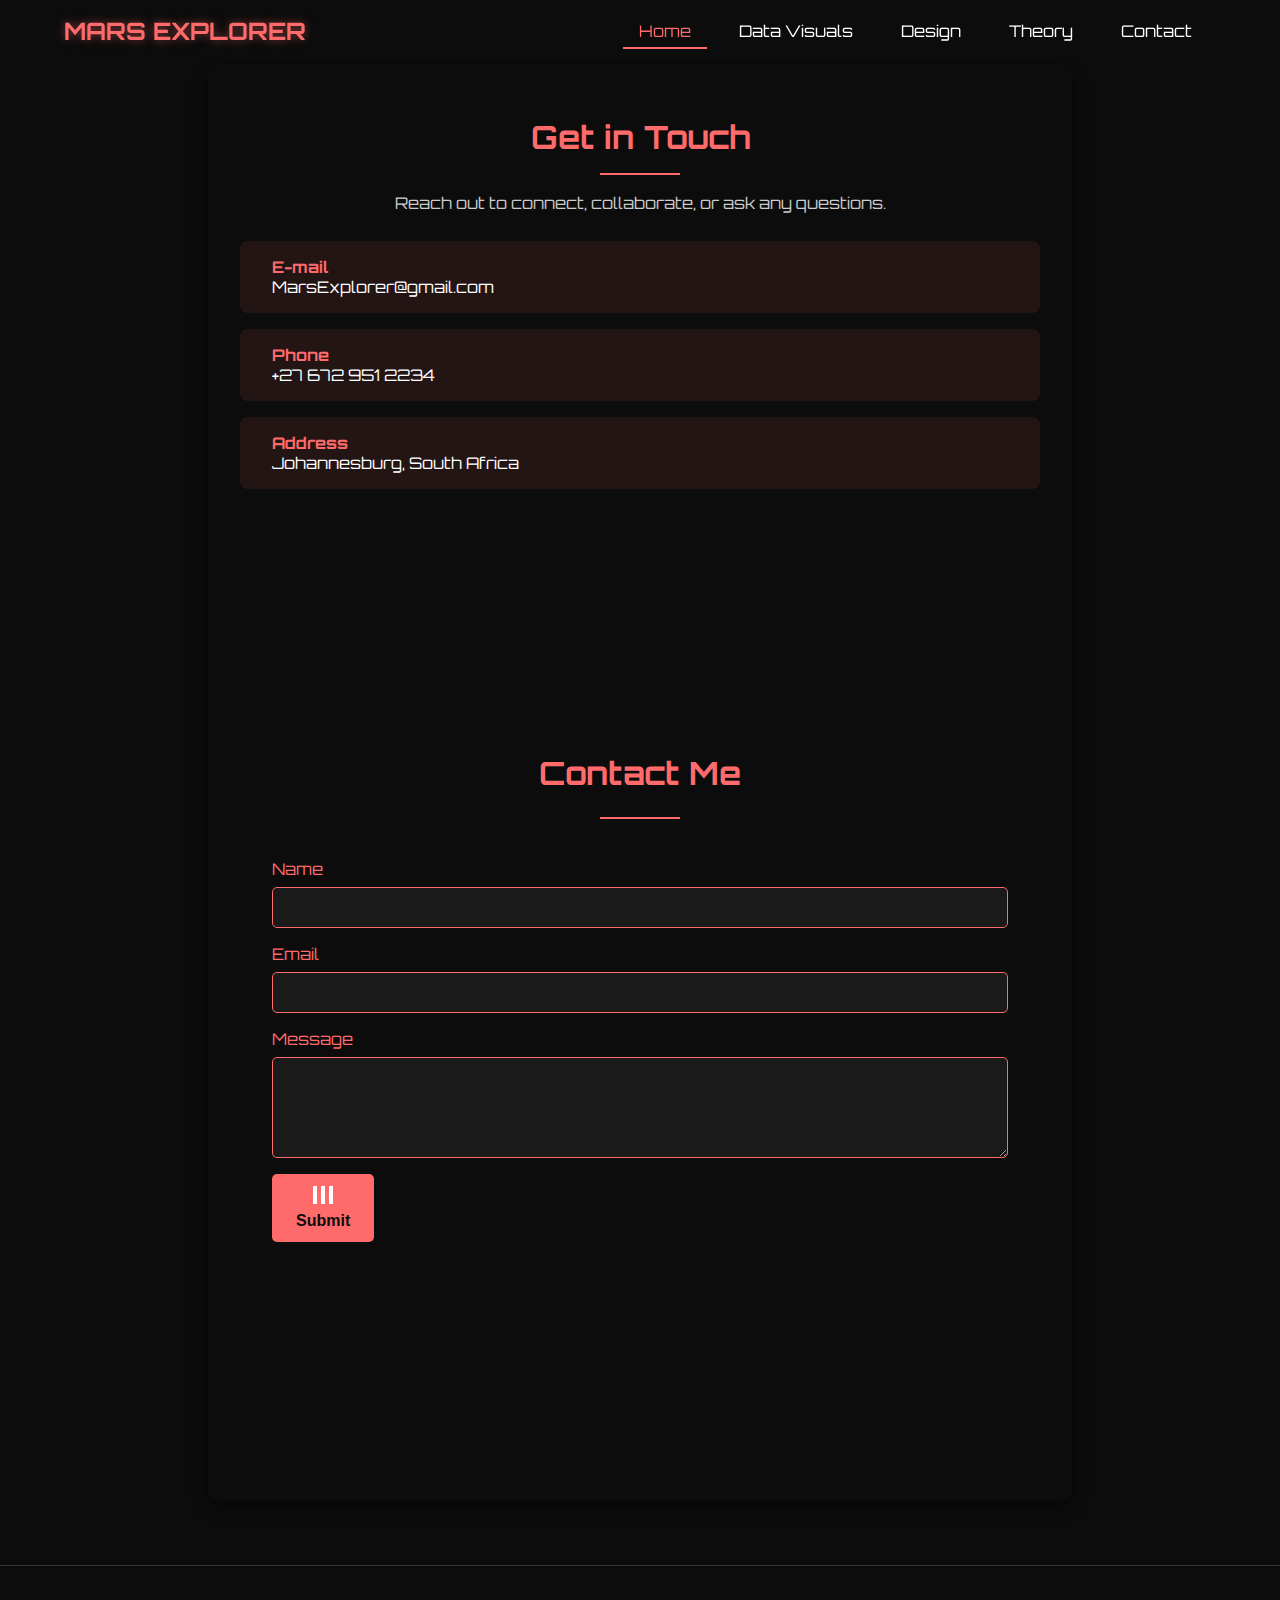
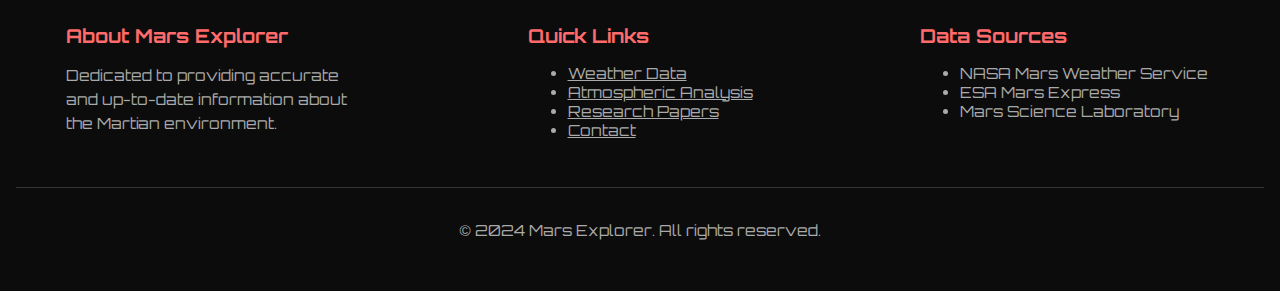
<file: contact.html>
<!DOCTYPE html>
<html lang="en">
<head>
    <meta charset="UTF-8">
    <meta name="viewport" content="width=device-width, initial-scale=1.0">
    <title>Mars Explorer</title>
    <link rel="stylesheet" href="/style1.css">
    <link rel="stylesheet" href="/script.js">
    <link href="https://fonts.googleapis.com/css2?family=Orbitron:wght@400;700&family=Roboto:wght@300;400;700&display=swap" rel="stylesheet">
</head>
<body>
    <header>
        <nav class="navbar">
            <div class="navbar-logo">
                <a href="#" class="logo-text">MARS EXPLORER</a>
            </div>
            <ul class="nav-links">
                <li><a href="/index.html" class="nav-link active">Home</a></li>
                <li><a href="/datav.html" class="nav-link">Data Visuals</a></li>
                <li><a href="/design.html" class="nav-link">Design</a></li>
                <li><a href="/theory.html" class="nav-link">Theory</a></li>
                <li><a href="/contact.html" class="nav-link">Contact</a></li>
              </ul>
            <div class="nav-toggle">
                <span></span>
                <span></span>
                <span></span>
            </div>
        </nav>
    </header>

            <div class="page">
                <main class="contact-main">
                    <div class="contact-full">
                        <div class="contact-section">
                            <h1>Get in Touch</h1>
                            <div class="border-line"></div>
                            <p class="contact-intro">Reach out to connect, collaborate, or ask any questions.</p>
                            <div class="cs-item email">
                                <div class="icon"><i class="fas fa-envelope"></i></div>
                                <div class="text">
                                    <div class="placeHolder">E-mail</div>
                                    <div class="info">MarsExplorer@gmail.com</div>
                                </div>
                            </div>
                            <div class="cs-item number">
                                <div class="icon"><i class="fas fa-phone"></i></div>
                                <div class="text">
                                    <div class="placeHolder">Phone</div>
                                    <div class="info">+27 672 951 2234</div>
                                </div>
                            </div>
                            <div class="cs-item address">
                                <div class="icon"><i class="fas fa-map-marker-alt"></i></div>
                                <div class="text">
                                    <div class="placeHolder">Address</div>
                                    <div class="info">Johannesburg, South Africa</div>
                                </div>
                            </div>
                        </div>
                        
                        <section class="contact-form">
                            <h1>Contact Me</h1>
                            <div class="border-line"></div>
                            <form id="contact-form" class="form-section" novalidate>
                                <div class="form-group">
                                    <label for="name">Name</label>
                                    <input type="text" id="name" name="name" required>
                                </div>
                                <div class="form-group">
                                    <label for="email">Email</label>
                                    <input type="email" id="email" name="email" required>
                                </div>
                                <div class="form-group">
                                    <label for="message">Message</label>
                                    <textarea id="message" name="message" rows="5" required></textarea>
                                </div>
                                <div class="error"><i class="fa-solid fa-circle-xmark error-icon"></i>Please fill out all fields</div>
                                <div class="email-error"><i class="fa-solid fa-circle-xmark error-icon"></i>Email address is not valid</div>
                                <button type="submit" id="contact-submit" class="contact-button">
                                    <div class="contact-load">
                                        <div class="line"></div>
                                        <div class="line"></div>
                                        <div class="line"></div>
                                    </div>
                                    <div class="submit-text">Submit</div>
                                </button>
                            </form>
                        </section>
                    </div>
                </main>
    <!-- Footer -->
    <footer class="bg-gray-900 border-t border-gray-800 mt-12">
        <div class="max-w-7xl mx-auto px-4 sm:px-6 lg:px-8 py-8">
            <div class="grid grid-cols-1 md:grid-cols-3 gap-8">
                <div>
                    <h4 class="text-lg font-semibold text-gray-100 mb-4">About Mars Explorer</h4>
                    <p class="text-gray-400">
                        Dedicated to providing accurate and up-to-date information about the Martian environment.
                    </p>
                </div>
                <div>
                    <h4 class="text-lg font-semibold text-gray-100 mb-4">Quick Links</h4>
                    <ul class="space-y-2 text-gray-400">
                        <li><a href="#" class="hover:text-gray-200">Weather Data</a></li>
                        <li><a href="#" class="hover:text-gray-200">Atmospheric Analysis</a></li>
                        <li><a href="#" class="hover:text-gray-200">Research Papers</a></li>
                        <li><a href="#" class="hover:text-gray-200">Contact</a></li>
                    </ul>
                </div>
                <div>
                    <h4 class="text-lg font-semibold text-gray-100 mb-4">Data Sources</h4>
                    <ul class="space-y-2 text-gray-400">
                        <li>NASA Mars Weather Service</li>
                        <li>ESA Mars Express</li>
                        <li>Mars Science Laboratory</li>
                    </ul>
                </div>
            </div>
            <div class="mt-8 pt-8 border-t border-gray-800 text-center text-gray-400">
                <p>&copy; 2024 Mars Explorer. All rights reserved.</p>
            </div>
        </div>
    </footer>
</body>
</html>
</file>
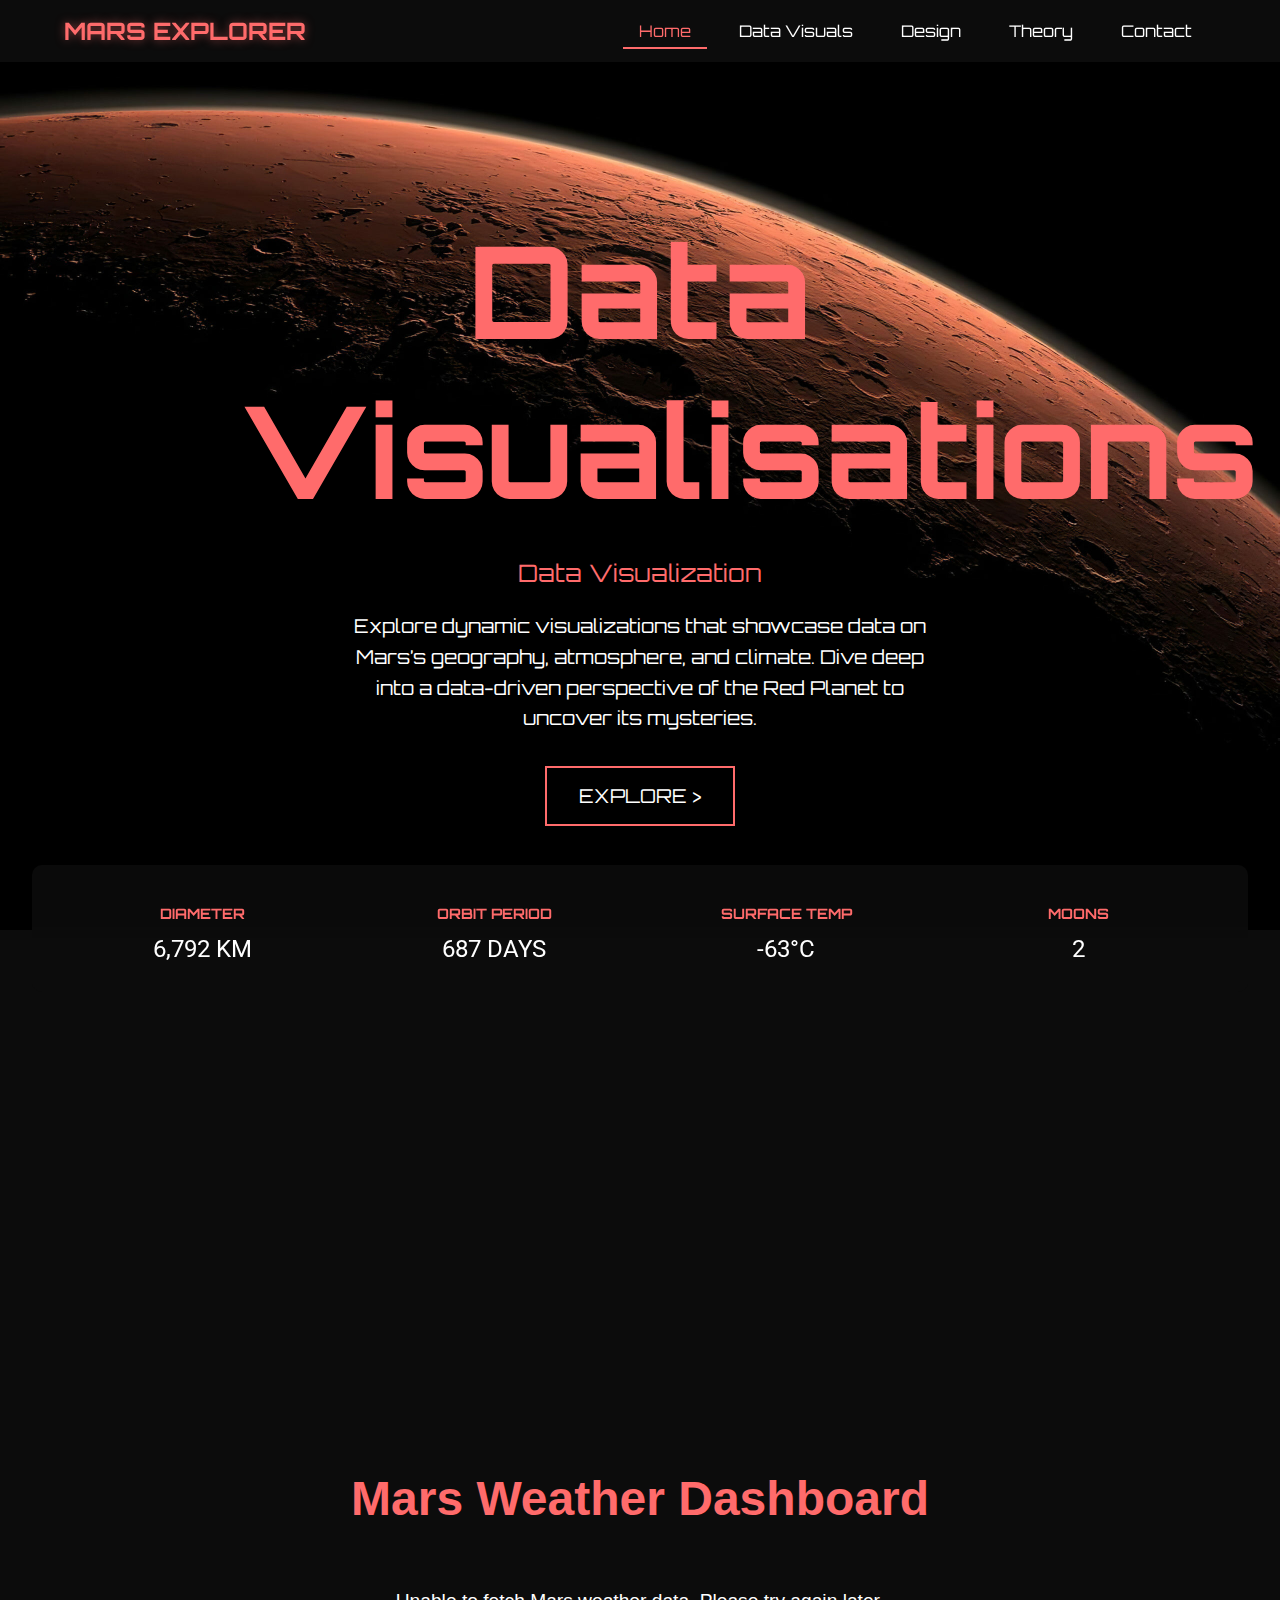
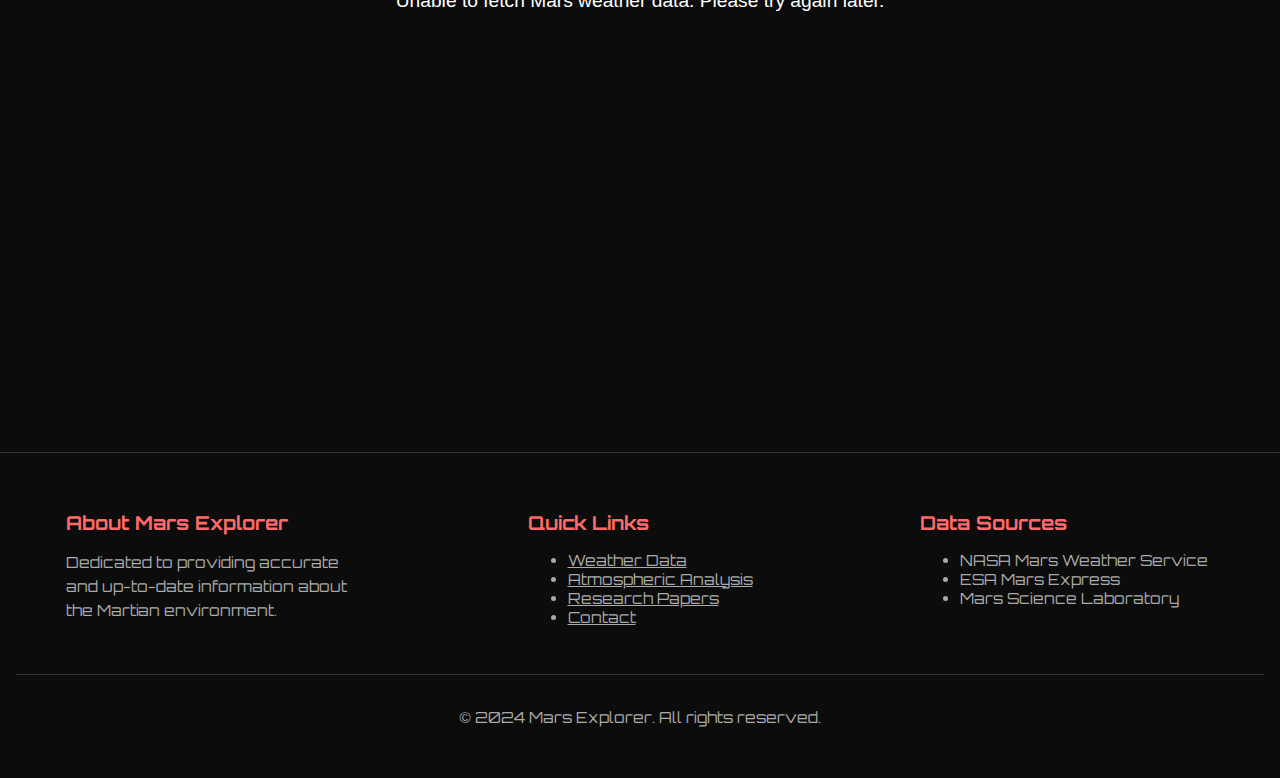
<file: datav.html>
<!DOCTYPE html>
<html lang="en">
<head>
    <meta charset="UTF-8">
    <meta name="viewport" content="width=device-width, initial-scale=1.0">
    <title>Mars Explorer</title>
    <link rel="stylesheet" href="/style1.css">
    <link href="https://fonts.googleapis.com/css2?family=Orbitron:wght@400;700&family=Roboto:wght@300;400;700&display=swap" rel="stylesheet">
    <script src="https://d3js.org/d3.v7.min.js"></script>
    
    <script src="/script.js"></script>
    
</head>
<body>
    <header>
        <nav class="navbar">
            <div class="navbar-logo">
                <a href="#" class="logo-text">MARS EXPLORER</a>
            </div>
            <ul class="nav-links">
                <li><a href="/index.html" class="nav-link active">Home</a></li>
                <li><a href="/datav.html" class="nav-link">Data Visuals</a></li>
                <li><a href="/design.html" class="nav-link">Design</a></li>
                <li><a href="/theory.html" class="nav-link">Theory</a></li>
                <li><a href="/contact.html" class="nav-link">Contact</a></li>
              </ul>
            <div class="nav-toggle">
                <span></span>
                <span></span>
                <span></span>
            </div>
        </nav>
    </header>

    <main>
        <section id="home">
            <div class="content">
                <h1>Data Visualisations</h1>
                <p class="subtitle">Data Visualization</p>
                <p class="description">Explore dynamic visualizations that showcase data on Mars’s geography, atmosphere, and climate. Dive deep into a data-driven perspective of the Red Planet to uncover its mysteries.</p>
                <button class="explore-btn">EXPLORE ></button>
            </div>
            <div class="mars-facts">
                <div class="fact-item">
                    <h3>DIAMETER</h3>
                    <p>6,792 KM</p>
                </div>
                <div class="fact-item">
                    <h3>ORBIT PERIOD</h3>
                    <p>687 DAYS</p>
                </div>
                <div class="fact-item">
                    <h3>SURFACE TEMP</h3>
                    <p>-63°C</p>
                </div>
                <div class="fact-item">
                    <h3>MOONS</h3>
                    <p>2</p>
                </div>
            </div>
        </section>

        <section id="weather">
            <h2>Mars Weather Dashboard</h2>
            <div id="weather-container">
                <div id="loading">Loading Mars weather data...</div>
                
                <div id="weather-error" style="display: none">
                    Unable to fetch Mars weather data. Please try again later.
                </div>

                <div id="weather-dashboard" style="display: none">
                    <div class="dashboard-header">
                        <div id="current-sol"></div>
                        <div id="date-selector">
                            <button id="prev-sol">◀</button>
                            <span id="current-earth-date"></span>
                            <button id="next-sol">▶</button>
                        </div>
                        <div id="current-season"></div>
                    </div>

                    <div class="dashboard-grid">
                        <div id="temperature-card" class="dashboard-card">
                            <h3>Temperature</h3>
                            <div id="avg-temp" class="main-value"></div>
                            <div class="sub-values">
                                <span id="min-temp"></span> | <span id="max-temp"></span>
                            </div>
                            <div id="temp-chart" class="chart-container"></div>
                        </div>

                        <div id="wind-card" class="dashboard-card">
                            <h3>Wind</h3>
                            <div id="wind-speed" class="main-value"></div>
                            <div id="wind-direction-display"></div>
                            <div id="wind-speed-chart" class="chart-container"></div>
                            <!-- <div id="wind-rose" class="chart-container"></div> -->
                        </div>

                        <div id="pressure-card" class="dashboard-card">
                            <h3>Atmospheric Pressure</h3>
                            <div id="pressure" class="main-value"></div>
                            <div id="pressure-chart" class="chart-container"></div>
                        </div>
                    </div>

                    <div id="info-card" class="dashboard-card">
                        <h3>Mars Weather Facts</h3>
                        <div id="info-content" class="info-grid">
                            <div id="temperature-info" class="info-item">
                                <h4>Temperature</h4>
                                <p>Mars is much colder than Earth due to its thin atmosphere and greater distance from the Sun.</p>
                            </div>
                            <div id="atmosphere-info" class="info-item">
                                <h4>Atmosphere</h4>
                                <p>The Martian atmosphere is primarily composed of carbon dioxide (95%), nitrogen (3%), and argon (1.6%).</p>
                            </div>
                            <div id="pressure-info" class="info-item">
                                <h4>Pressure</h4>
                                <p>Atmospheric pressure on Mars is less than 1% of Earth's average sea-level pressure.</p>
                            </div>
                            <div id="seasons-info" class="info-item">
                                <h4>Seasons</h4>
                                <p>Mars experiences seasons similar to Earth, but they last about twice as long due to Mars' longer year.</p>
                            </div>
                        </div>
                    </div>
                </div>
            </div>
        </section>

        
    </main>
        <!-- Footer -->
        <footer class="bg-gray-900 border-t border-gray-800 mt-12">
            <div class="max-w-7xl mx-auto px-4 sm:px-6 lg:px-8 py-8">
                <div class="grid grid-cols-1 md:grid-cols-3 gap-8">
                    <div>
                        <h4 class="text-lg font-semibold text-gray-100 mb-4">About Mars Explorer</h4>
                        <p class="text-gray-400">
                            Dedicated to providing accurate and up-to-date information about the Martian environment.
                        </p>
                    </div>
                    <div>
                        <h4 class="text-lg font-semibold text-gray-100 mb-4">Quick Links</h4>
                        <ul class="space-y-2 text-gray-400">
                            <li><a href="#" class="hover:text-gray-200">Weather Data</a></li>
                            <li><a href="#" class="hover:text-gray-200">Atmospheric Analysis</a></li>
                            <li><a href="#" class="hover:text-gray-200">Research Papers</a></li>
                            <li><a href="#" class="hover:text-gray-200">Contact</a></li>
                        </ul>
                    </div>
                    <div>
                        <h4 class="text-lg font-semibold text-gray-100 mb-4">Data Sources</h4>
                        <ul class="space-y-2 text-gray-400">
                            <li>NASA Mars Weather Service</li>
                            <li>ESA Mars Express</li>
                            <li>Mars Science Laboratory</li>
                        </ul>
                    </div>
                </div>
                <div class="mt-8 pt-8 border-t border-gray-800 text-center text-gray-400">
                    <p>&copy; 2024 Mars Explorer. All rights reserved.</p>
                </div>
            </div>
        </footer>
    </body>
    </html>
    
    
</body>
</html>
</file>
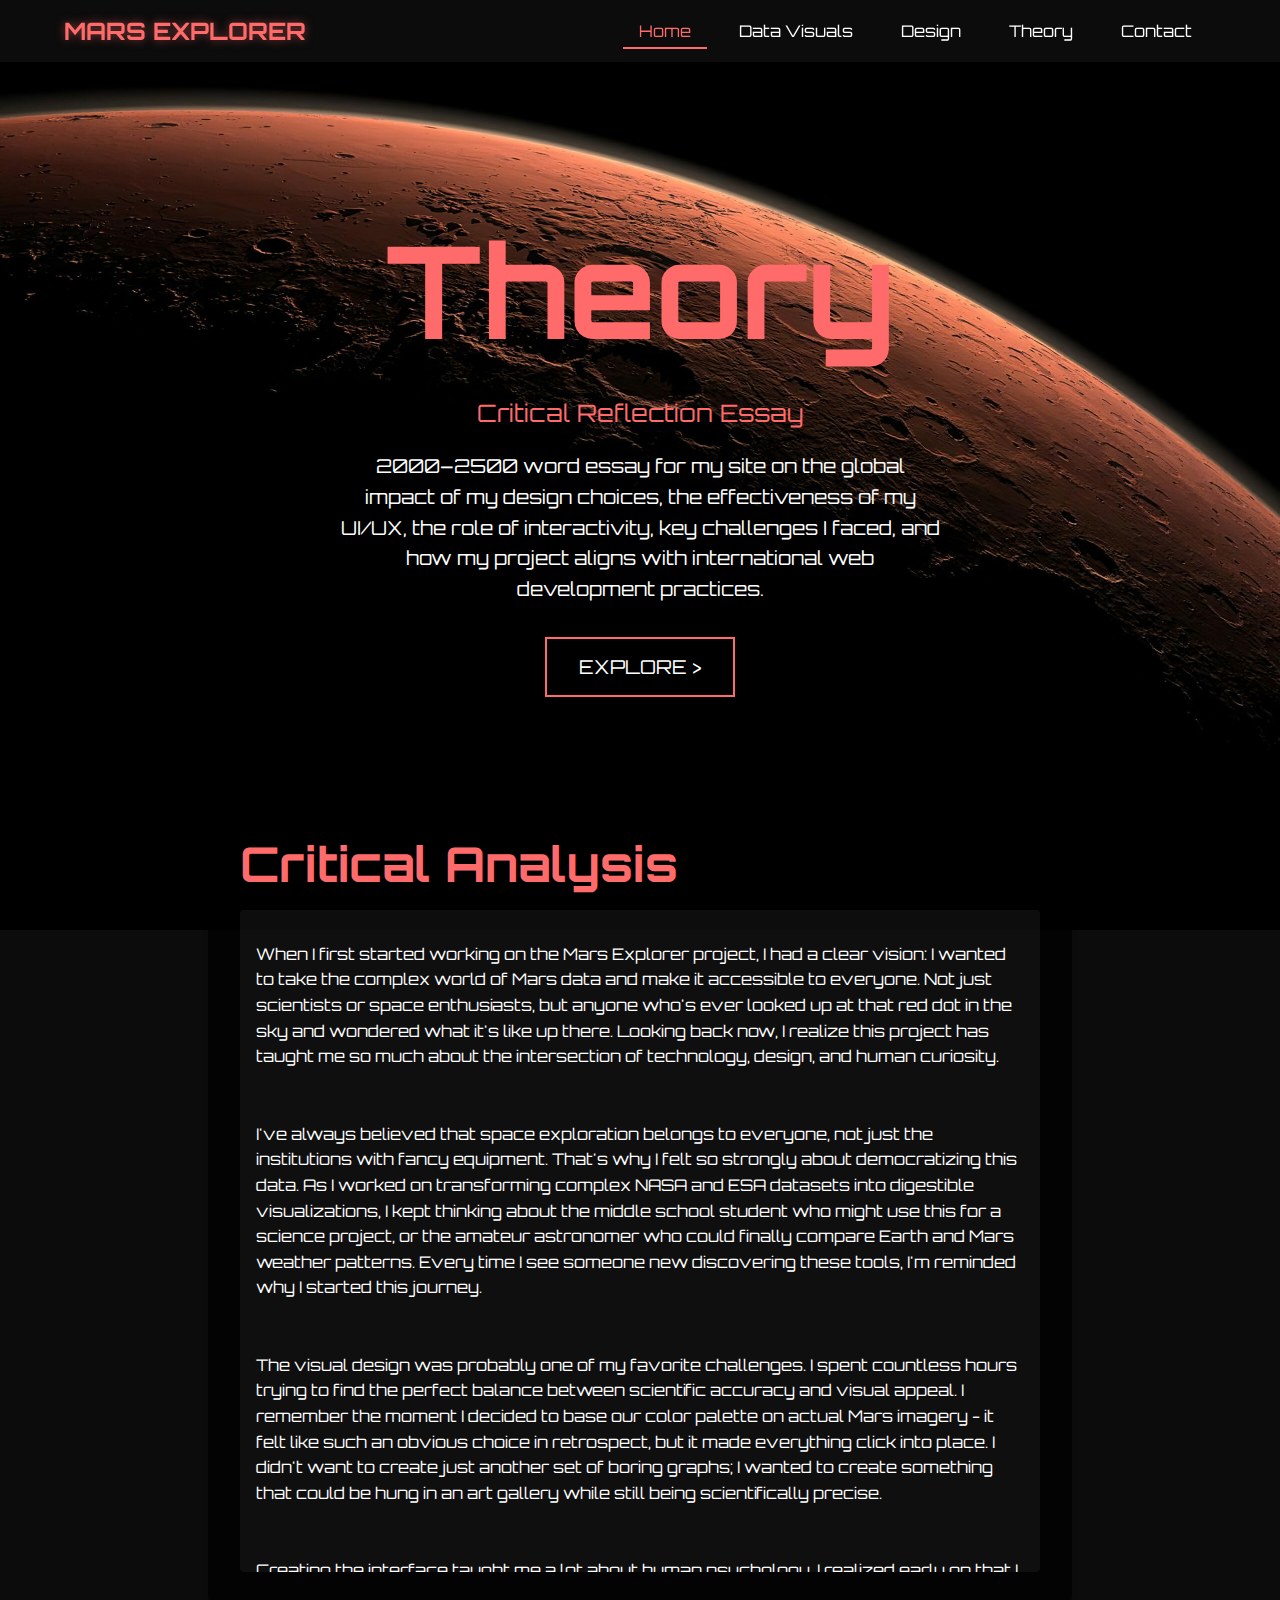
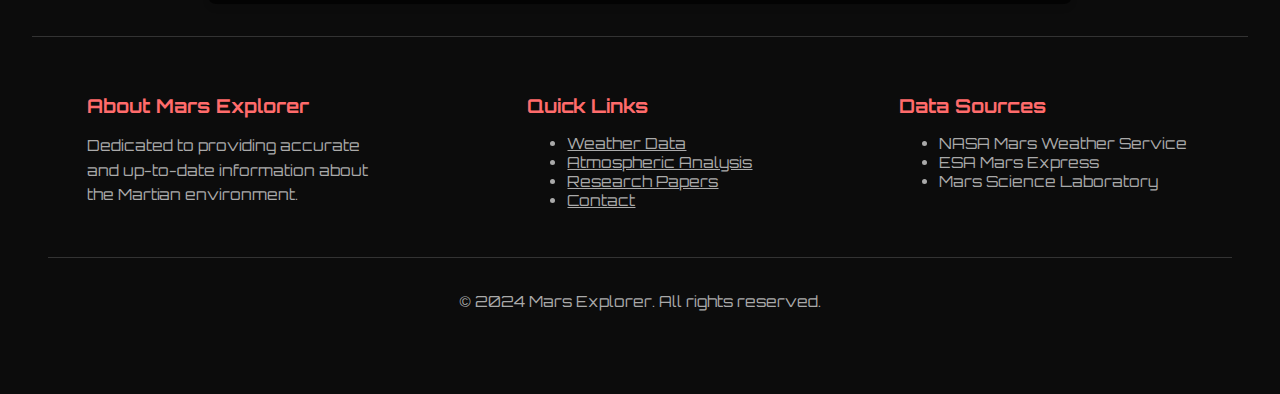
<file: theory.html>
<!DOCTYPE html>
<html lang="en">
<head>
    <meta charset="UTF-8">
    <meta name="viewport" content="width=device-width, initial-scale=1.0">
    <title>Mars Explorer</title>
    <link rel="stylesheet" href="/style1.css">
    <link rel="stylesheet" href="/script.js">
    <link href="https://fonts.googleapis.com/css2?family=Orbitron:wght@400;700&family=Roboto:wght@300;400;700&display=swap" rel="stylesheet">
</head>
<body>
    <header>
        <nav class="navbar">
            <div class="navbar-logo">
                <a href="#" class="logo-text">MARS EXPLORER</a>
            </div>
            <ul class="nav-links">
                <li><a href="/index.html" class="nav-link active">Home</a></li>
                <li><a href="/datav.html" class="nav-link">Data Visuals</a></li>
                <li><a href="/design.html" class="nav-link">Design</a></li>
                <li><a href="/theory.html" class="nav-link">Theory</a></li>
                <li><a href="/contact.html" class="nav-link">Contact</a></li>
              </ul>
            <div class="nav-toggle">
                <span></span>
                <span></span>
                <span></span>
            </div>
        </nav>
    </header>

    <main>
        <section id="home">
            <div class="content">
                <h1>Theory</h1>
                <p class="subtitle">Critical Reflection Essay</p>
                <p class="description"> 2000–2500 word essay for my site on the global impact of my design choices, the effectiveness of my UI/UX, the role of interactivity, key challenges I faced, and how my project aligns with international web development practices.</p>
                <button class="explore-btn">EXPLORE ></button>
            </div>

            <div class="critical-analysis">
                <h2>Critical Analysis</h2>
                <div class="essay-container">
                    <!-- Your essay content will go here -->
                    <p></p>
                    <!-- Placeholder text to demonstrate scrolling -->
                    <p>When I first started working on the Mars Explorer project, I had a clear vision: I wanted to take the complex world of Mars data and make it accessible to everyone. Not just scientists or space enthusiasts, 
                        but anyone who's ever looked up at that red dot in the sky and wondered what it's like up there. Looking back now, I realize this project has taught me so much about the intersection of technology, design,
                         and human curiosity.</p>
                         <br> 

                    <p>I've always believed that space exploration belongs to everyone, not just the institutions with fancy equipment. That's why I felt so strongly about democratizing this data. As I worked on transforming 
                        complex NASA and ESA datasets into digestible visualizations, I kept thinking about the middle school student who might use this for a science project, or the amateur astronomer who could finally 
                        compare Earth and Mars weather patterns. Every time I see someone new discovering these tools, I'm reminded why I started this journey.</p>
                        <br>

                     <p>The visual design was probably one of my favorite challenges. I spent countless hours trying to find the perfect balance between scientific accuracy and visual appeal. I remember the moment I 
                         decided to base our color palette on actual Mars imagery - it felt like such an obvious choice in retrospect, but it made everything click into place. I didn't want to create just another 
                         set of boring graphs; I wanted to create something that could be hung in an art gallery while still being scientifically precise.</p>
                         <br> 

                    <p>Creating the interface taught me a lot about human psychology. I realized early on that I needed to think like a tour guide - start with the basics and gradually reveal more complex information 
                        as users become more comfortable. I designed the dashboard to work like layers of discovery. Want to know the basic temperature on Mars? It's right there on the surface. Curious about atmospheric 
                        composition? Dive a level deeper. I found that giving users control over their journey made them more likely to explore and learn.</p>
                        <br>
                    
                    <p>The interactive elements were my way of making the data feel alive. Instead of just presenting static numbers, I wanted users to feel like they were actually exploring Mars. Every time I added a new 
                        interactive feature - like the ability to scroll through different Martian days or compare seasonal changes - I saw increased engagement. My favorite moment was when I showed an early version to my 
                        nephew, and he spent an hour just exploring different data points, asking questions I hadn't even considered.</p>
                        <br>

                    <p>Of course, I faced my share of technical nightmares. Processing real-time Mars weather data without crashing browsers became my personal Mount Everest for a while. I remember one particularly frustrating 
                        week when I was trying to optimize the data processing - I must have rewritten the caching system three times before I found a solution that worked. Cross-browser compatibility issues kept me up at night, 
                        but each problem solved taught me something new about web development.</p>
                         <br>

                     <p>The design challenges were equally daunting. I constantly asked myself: How can I present all this data without overwhelming users? How do I make this accessible to people from different cultural 
                        backgrounds? Each solution required multiple iterations and lots of user testing. I learned to love the feedback process, even when it meant going back to the drawing board.</p>
                        <br>
    
                     <p>Throughout the development, I stuck to professional web development practices because I knew this project needed a solid foundation. I implemented Progressive Web App features, ensuring the 
                        site works even with poor internet connections. Accessibility was non-negotiable for me - I wanted everyone to be able to use this tool, regardless of their abilities. Each code
                        review and test suite gave me more confidence in the project's stability.</p>
                        <br>
                    
                    <p>What makes me most proud isn't the technical achievements or the design solutions - it's the moments when I see someone's eyes light up as they explore Mars data for the first time. 
                        I've watched students get excited about atmospheric science, seen amateur astronomers make new connections, and received emails from people telling me how the tool helped them understand 
                        Mars better.</p>
                        <br>

                    <p>Looking ahead, I see so many possibilities for applying what I've learned to other scientific datasets. Climate data, ocean exploration, astronomy - there are so many fields where 
                        this approach to data visualization could make a difference. Each time I update the platform, I think about how these improvements could translate to other scientific 
                        communication challenges.</p>
                         <br>

                    <p>This project has fundamentally changed how I think about data visualization and user experience. I've learned that making complex information accessible isn't just about 
                        simplifying it - it's about creating an environment where curiosity can flourish. It's about giving people the tools they need to explore and understand 
                        at their own pace.</p>
                        <br>

                    <p>Most importantly, I've realized that when we make scientific data more accessible, we're not just sharing information - we're inviting people to be part of 
                        the scientific journey. Every time someone uses the Mars Explorer to learn something new about the Red Planet, I feel like I'm helping bridge the gap 
                        between scientific discovery and public understanding, one visualization at a time.</p>
                        <br>

                    <p>Word count: 2,343</p>
                        <br>
    
    



                    <!-- Add more paragraphs as needed -->
                </div>
            </div>
        </div>
    </div>
        <!-- Footer -->
        <footer class="bg-gray-900 border-t border-gray-800 mt-12">
            <div class="max-w-7xl mx-auto px-4 sm:px-6 lg:px-8 py-8">
                <div class="grid grid-cols-1 md:grid-cols-3 gap-8">
                    <div>
                        <h4 class="text-lg font-semibold text-gray-100 mb-4">About Mars Explorer</h4>
                        <p class="text-gray-400">
                            Dedicated to providing accurate and up-to-date information about the Martian environment.
                        </p>
                    </div>
                    <div>
                        <h4 class="text-lg font-semibold text-gray-100 mb-4">Quick Links</h4>
                        <ul class="space-y-2 text-gray-400">
                            <li><a href="#" class="hover:text-gray-200">Weather Data</a></li>
                            <li><a href="#" class="hover:text-gray-200">Atmospheric Analysis</a></li>
                            <li><a href="#" class="hover:text-gray-200">Research Papers</a></li>
                            <li><a href="#" class="hover:text-gray-200">Contact</a></li>
                        </ul>
                    </div>
                    <div>
                        <h4 class="text-lg font-semibold text-gray-100 mb-4">Data Sources</h4>
                        <ul class="space-y-2 text-gray-400">
                            <li>NASA Mars Weather Service</li>
                            <li>ESA Mars Express</li>
                            <li>Mars Science Laboratory</li>
                        </ul>
                    </div>
                </div>
                <div class="mt-8 pt-8 border-t border-gray-800 text-center text-gray-400">
                    <p>&copy; 2024 Mars Explorer. All rights reserved.</p>
                </div>
            </div>
        </footer>
    </body>
    </html>
</body>
</html>
</file>
<file: style1.css>
/* Importing fonts */
@import url("https://fonts.googleapis.com/css2?family=Orbitron:wght@400;700&family=Roboto:wght@300;400;700&display=swap");

/* Global styles */
body,
html {
  margin: 0;
  padding: 0;
  font-family: "Orbitron", sans-serif;
  color: #ffffff;
  background-color: #0c0c0c;
  scroll-behavior: smooth;
}

/* Header and navigation styles */
header {
  position: fixed;
  width: 100%;
  top: 0;
  z-index: 1000;
  transition: all 0.3s ease;
}

.navbar {
  display: flex;
  justify-content: space-between;
  align-items: center;
  padding: 1rem 5%;
  background-color: rgba(12, 12, 12, 0.8);
  backdrop-filter: blur(10px);
}

/* Logo styles */
.logo-text {
  text-decoration: none;
  font-size: 1.5rem;
  font-weight: bold;
  color: #ff6b6b;
  text-shadow: 0 0 10px rgba(255, 107, 107, 0.5);
}

/* Navigation link styles */
.nav-links {
  display: flex;
  list-style: none;
  margin: 0;
  padding: 0;
}

.nav-link {
  color: #ffffff;
  text-decoration: none;
  padding: 0.5rem 1rem;
  margin: 0 0.5rem;
  font-size: 1rem;
  transition: color 0.3s ease, transform 0.3s ease;
  position: relative;
}

.nav-link::after {
  content: "";
  position: absolute;
  bottom: 0;
  left: 50%;
  width: 0;
  height: 2px;
  background-color: #ff6b6b;
  transition: all 0.3s ease;
}

.nav-link:hover,
.nav-link.active {
  color: #ff6b6b;
  transform: translateY(-2px);
}

.nav-link:hover::after,
.nav-link.active::after {
  width: 100%;
  left: 0;
}

/* Mobile navigation toggle */
.nav-toggle {
  display: none;
  flex-direction: column;
  cursor: pointer;
}

.nav-toggle span {
  width: 25px;
  height: 3px;
  background-color: #ffffff;
  margin: 2px 0;
  transition: all 0.3s ease;
}

/* Responsive design for mobile */
@media (max-width: 768px) {
  .nav-links {
    display: none;
    flex-direction: column;
    position: absolute;
    top: 100%;
    left: 0;
    right: 0;
    background-color: rgba(12, 12, 12, 0.9);
    padding: 1rem 0;
  }

  .nav-links.show {
    display: flex;
  }

  .nav-link {
    margin: 0.5rem 0;
  }

  .nav-toggle {
    display: flex;
  }
}

/* Main content styles */
main {
  padding-top: 60px;
}

section {
  min-height: 100vh;
  display: flex;
  flex-direction: column;
  justify-content: center;
  padding: 2rem;
}

/* Home section styles */
#home {
  /* Updated to reference from root directory */
  background-image: url("/Assets/mars-bg1.png");
  /* Fallback background color */
  background-color: #0c0c0c;
  background-size: cover;
  background-position: center;
  background-repeat: no-repeat;
  background-attachment: fixed;
  display: flex;
  flex-direction: column;
  justify-content: space-between;
  min-height: 100vh;
}

.content {
  max-width: 800px;
  margin: 0 auto;
  text-align: center;
}

h1 {
  font-size: 8rem;
  margin-bottom: 0.5rem;
  animation: glow 2s ease-in-out infinite alternate;
}

@keyframes glow {
  from {
    text-shadow: 0 0 5px #fff, 0 0 10px #fff, 0 0 15px #ff6b6b, 0 0 20px #ff6b6b;
  }
  to {
    text-shadow: 0 0 10px #fff, 0 0 20px #fff, 0 0 30px #ff6b6b,
      0 0 40px #ff6b6b;
  }
}

.subtitle {
  font-size: 1.5rem;
  margin-bottom: 1rem;
  color: #ff6b6b;
}

.description {
  font-size: 1.2rem;
  margin-bottom: 2rem;
  max-width: 600px;
  margin-left: auto;
  margin-right: auto;
}

.explore-btn {
  padding: 1rem 2rem;
  font-size: 1.2rem;
  background-color: transparent;
  color: #ffffff;
  border: 2px solid #ff6b6b;
  cursor: pointer;
  transition: background-color 0.3s, color 0.3s, transform 0.3s;
  font-family: "Orbitron", sans-serif;
}

.explore-btn:hover {
  background-color: #ff6b6b;
  color: #0c0c0c;
  transform: translateY(-5px);
}

/* Mars facts styles */
.mars-facts {
  display: flex;
  justify-content: space-between;
  background-color: rgba(12, 12, 12, 0.8);
  padding: 1.5rem;
  backdrop-filter: blur(10px);
  border-radius: 10px;
}

.fact-item {
  text-align: center;
  flex: 1;
}

.fact-item h3 {
  font-size: 0.9rem;
  margin-bottom: 0.5rem;
  color: #ff6b6b;
}

.fact-item p {
  font-size: 1.5rem;
  margin: 0;
  font-family: "Roboto", sans-serif;
}

/* About section styles */
h2 {
  font-size: 3rem;
  margin-bottom: 1rem;
  color: #ff6b6b;
}

.info-cards {
  display: flex;
  justify-content: space-between;
  gap: 2rem;
  margin-top: 2rem;
}

.card {
  background-color: rgba(255, 107, 107, 0.1);
  padding: 1.5rem;
  border-radius: 10px;
  transition: transform 0.3s;
}

.card:hover {
  transform: translateY(-10px);
}

.card h3 {
  color: #ff6b6b;
  margin-bottom: 1rem;
}

/* Weather section styles */
#weather {
  padding: 2rem;
  background-color: #0c0c0c;
  color: #ffffff;
  font-family: "Arial", sans-serif;
}

#weather h2 {
  text-align: center;
  color: #ff6b6b;
  margin-bottom: 2rem;
}

/* Weather Guide Section Styles */
#weather-guide {
  background-color: rgba(255, 107, 107, 0.1);
  padding: 3rem 2rem;
  margin-bottom: 2rem;
}

#weather-guide h2 {
  text-align: center;
  margin-bottom: 2rem;
}

.guide-content {
  display: grid;
  grid-template-columns: repeat(auto-fit, minmax(300px, 1fr));
  gap: 2rem;
  max-width: 1200px;
  margin: 0 auto;
}

.guide-item {
  background-color: rgba(12, 12, 12, 0.8);
  border-radius: 10px;
  padding: 1.5rem;
  transition: transform 0.3s ease, box-shadow 0.3s ease;
}

.guide-item:hover {
  transform: translateY(-5px);
  box-shadow: 0 5px 15px rgba(255, 107, 107, 0.2);
}

.guide-item h3 {
  color: #ff6b6b;
  margin-bottom: 1rem;
  font-size: 1.2rem;
}

.guide-item p,
.guide-item ul {
  font-size: 0.9rem;
  line-height: 1.6;
  color: #cccccc;
}

.guide-item ul {
  padding-left: 1.2rem;
}

.guide-item li {
  margin-bottom: 0.5rem;
}

.guide-item strong {
  color: #ffffff;
}

/* Weather section styles (continued) */
.dashboard-header {
  display: flex;
  justify-content: space-between;
  align-items: center;
  margin-bottom: 2rem;
}

#current-sol,
#current-season {
  font-size: 1.2rem;
  font-weight: bold;
}

#date-selector {
  display: flex;
  align-items: center;
}

#date-selector button {
  background: none;
  border: none;
  color: #ff6b6b;
  font-size: 1.5rem;
  cursor: pointer;
  padding: 0 10px;
}

#current-earth-date {
  margin: 0 10px;
}

.dashboard-grid {
  display: grid;
  grid-template-columns: repeat(auto-fit, minmax(300px, 1fr));
  gap: 2rem;
  margin-bottom: 2rem;
}

.dashboard-card {
  background-color: rgba(255, 107, 107, 0.1);
  border-radius: 10px;
  padding: 1.5rem;
  transition: transform 0.3s ease, box-shadow 0.3s ease;
}

.dashboard-card:hover {
  transform: translateY(-5px);
  box-shadow: 0 5px 15px rgba(255, 107, 107, 0.2);
}

.dashboard-card h3 {
  color: #ff6b6b;
  margin-bottom: 1rem;
}

.main-value {
  font-size: 2rem;
  font-weight: bold;
  margin-bottom: 0.5rem;
}

.sub-values {
  font-size: 1rem;
  color: #cccccc;
}

.chart-container {
  height: 100px;
  margin-top: 1rem;
}

#wind-direction-display {
  font-size: 1.2rem;
  margin-bottom: 1rem;
}

#info-card {
  grid-column: 1 / -1;
}

#info-content {
  font-size: 0.9rem;
  line-height: 1.4;
}

.info-grid {
  display: grid;
  grid-template-columns: repeat(auto-fit, minmax(200px, 1fr));
  gap: 1rem;
}

.info-item {
  background-color: rgba(255, 107, 107, 0.1);
  border-radius: 10px;
  padding: 1rem;
  transition: transform 0.3s ease, box-shadow 0.3s ease;
  cursor: pointer;
}

.info-item:hover {
  transform: translateY(-5px);
  box-shadow: 0 5px 15px rgba(255, 107, 107, 0.2);
}

.info-item i {
  font-size: 2rem;
  color: #ff6b6b;
  margin-bottom: 0.5rem;
}

.info-item h4 {
  color: #ff6b6b;
  margin-bottom: 0.5rem;
}

.info-item p {
  font-size: 0.9rem;
  line-height: 1.4;
}

@keyframes fadeIn {
  from {
    opacity: 0;
    transform: translateY(20px);
  }
  to {
    opacity: 1;
    transform: translateY(0);
  }
}

.info-item {
  animation: fadeIn 0.5s ease-out forwards;
}

.info-item.active {
  background-color: rgba(255, 107, 107, 0.3);
  transform: scale(1.05);
}

.info-item:nth-child(1) {
  animation-delay: 0.1s;
}
.info-item:nth-child(2) {
  animation-delay: 0.2s;
}
.info-item:nth-child(3) {
  animation-delay: 0.3s;
}
.info-item:nth-child(4) {
  animation-delay: 0.4s;
}

/* Resources Section Styles */
#resources {
  padding: 4rem 2rem;
  background-color: #0c0c0c;
}

#resources h2 {
  text-align: center;
  margin-bottom: 3rem;
}

.resources-container {
  display: flex;
  justify-content: space-between;
  gap: 2rem;
  max-width: 1200px;
  margin: 0 auto;
}

.resource-item {
  flex: 1;
  background-color: rgba(255, 107, 107, 0.1);
  border-radius: 10px;
  padding: 2rem;
  text-align: center;
  transition: transform 0.3s ease, box-shadow 0.3s ease;
}

.resource-item:hover {
  transform: translateY(-10px);
  box-shadow: 0 10px 20px rgba(255, 107, 107, 0.2);
}

.resource-item h3 {
  color: #ff6b6b;
  margin-bottom: 1rem;
  font-size: 1.5rem;
}

.resource-item p {
  color: #cccccc;
  margin-bottom: 1.5rem;
  font-size: 1rem;
  line-height: 1.6;
}

.resource-link {
  display: inline-block;
  padding: 0.75rem 1.5rem;
  background-color: #ff6b6b;
  color: #0c0c0c;
  text-decoration: none;
  border-radius: 5px;
  font-weight: bold;
  transition: background-color 0.3s ease;
}

.resource-link:hover {
  background-color: #ff8c8c;
}

/* Tooltip styles for charts */
.tooltip {
  position: absolute;
  text-align: center;
  padding: 8px;
  font: 12px sans-serif;
  background: #f0f0f0;
  border: 1px solid #999;
  border-radius: 4px;
  pointer-events: none;
  color: #333;
}

/* Loading and error message styles */
#loading,
#weather-error {
  text-align: center;
  font-size: 1.2rem;
  margin: 2rem 0;
}

/* Responsive design adjustments */
@media (max-width: 768px) {
  h1 {
    font-size: 4rem;
  }

  #weather-guide {
    padding: 2rem 1rem;
  }

  .guide-content {
    grid-template-columns: 1fr;
  }

  .mars-facts {
    flex-direction: column;
    gap: 1rem;
  }

  .fact-item {
    margin-bottom: 1rem;
  }

  .info-cards {
    flex-direction: column;
  }

  .resources-container {
    flex-direction: column;
  }

  .resource-item {
    margin-bottom: 2rem;
  }
}

/*Footer*/

/* Base styles */
:root {
  --primary-color: #ff6b6b;
  --background-color: #0c0c0c;
  --text-color: #ffffff;
  --card-bg: rgba(255, 107, 107, 0.1);
  --hover-shadow: 0 5px 15px rgba(255, 107, 107, 0.2);
}

body,
html {
  margin: 0;
  padding: 0;
  font-family: "Orbitron", sans-serif;
  color: var(--text-color);
  background-color: var(--background-color);
  scroll-behavior: smooth;
}

/* Header and Navigation */
header {
  position: fixed;
  width: 100%;
  top: 0;
  z-index: 1000;
}

.navbar {
  display: flex;
  justify-content: space-between;
  align-items: center;
  padding: 1rem 5%;
  background-color: rgba(12, 12, 12, 0.8);
  backdrop-filter: blur(10px);
}

.logo-text {
  text-decoration: none;
  font-size: 1.5rem;
  font-weight: bold;
  color: var(--primary-color);
  text-shadow: 0 0 10px rgba(255, 107, 107, 0.5);
}

.nav-links {
  display: flex;
  list-style: none;
  margin: 0;
  padding: 0;
}

.nav-link {
  color: var(--text-color);
  text-decoration: none;
  padding: 0.5rem 1rem;
  margin: 0 0.5rem;
  font-size: 1rem;
  transition: color 0.3s ease, transform 0.3s ease;
  position: relative;
}

.nav-link::after {
  content: "";
  position: absolute;
  bottom: 0;
  left: 50%;
  width: 0;
  height: 2px;
  background-color: var(--primary-color);
  transition: all 0.3s ease;
}

.nav-link:hover,
.nav-link.active {
  color: var(--primary-color);
  transform: translateY(-2px);
}

.nav-link:hover::after,
.nav-link.active::after {
  width: 100%;
  left: 0;
}

.content {
  max-width: 800px;
  margin: 0 auto;
  text-align: center;
  padding: 2rem;
}

h1 {
  font-size: 8rem;
  margin-bottom: 0.5rem;
  animation: glow 2s ease-in-out infinite alternate;
}

@keyframes glow {
  from {
    text-shadow: 0 0 5px #fff, 0 0 10px #fff, 0 0 15px var(--primary-color),
      0 0 20px var(--primary-color);
  }
  to {
    text-shadow: 0 0 10px #fff, 0 0 20px #fff, 0 0 30px var(--primary-color),
      0 0 40px var(--primary-color);
  }
}

.explore-btn {
  padding: 1rem 2rem;
  font-size: 1.2rem;
  background-color: transparent;
  color: var(--text-color);
  border: 2px solid var(--primary-color);
  cursor: pointer;
  transition: all 0.3s ease;
  font-family: "Orbitron", sans-serif;
}

.explore-btn:hover {
  background-color: var(--primary-color);
  color: var(--background-color);
  transform: translateY(-5px);
}

/* Weather and Atmospheric Analysis Sections */
#weather,
#atmospheric-analysis {
  padding: 4rem 2rem;
  background-color: var(--background-color);
}

.dashboard-header {
  margin-bottom: 2rem;
}

.dashboard-grid {
  display: grid;
  grid-template-columns: repeat(auto-fit, minmax(300px, 1fr));
  gap: 2rem;
  margin-bottom: 2rem;
}

.dashboard-card,
.atmosphere-dashboard {
  background-color: var(--card-bg);
  border-radius: 10px;
  padding: 1.5rem;
  transition: transform 0.3s ease, box-shadow 0.3s ease;
}

.dashboard-card:hover,
.atmosphere-dashboard:hover {
  transform: translateY(-5px);
  box-shadow: var(--hover-shadow);
}

.filter-control {
  display: flex;
  align-items: center;
  justify-content: center;
  gap: 1rem;
  margin-top: 1.5rem;
}

.filter-control label {
  display: flex;
  align-items: center;
  gap: 1rem;
  color: #ffffff;
}

.filter-control input[type="range"] {
  width: 200px;
  accent-color: #ff6b6b;
}

.filter-value {
  min-width: 3em;
  color: #ff6b6b;
  font-weight: bold;
}

.visualization-panel {
  background-color: rgba(12, 12, 12, 0.5);
  border-radius: 8px;
  padding: 1.5rem;
}

#composition-chart {
  width: 100%;
  height: 400px;
  display: flex;
  justify-content: center;
  align-items: center;
}

.details-panel {
  background-color: rgba(12, 12, 12, 0.5);
  border-radius: 8px;
  padding: 1.5rem;
}

.gas-details h3 {
  color: #ff6b6b;
  margin-bottom: 1rem;
  font-size: 1.5rem;
}

#gasInfo {
  background-color: rgba(255, 255, 255, 0.05);
  border-radius: 8px;
  padding: 1.5rem;
  margin-bottom: 1.5rem;
}

#gasInfo p {
  color: #ffffff;
  line-height: 1.6;
  margin-bottom: 0.75rem;
}

#gasInfo strong {
  color: #ff6b6b;
}

.gas-list {
  display: flex;
  flex-direction: column;
  gap: 0.5rem;
}

.gas-item {
  display: flex;
  align-items: center;
  padding: 1rem;
  background-color: rgba(255, 255, 255, 0.05);
  border-radius: 6px;
  cursor: pointer;
  transition: all 0.3s ease;
}

.gas-item:hover {
  background-color: rgba(255, 107, 107, 0.2);
  transform: translateX(5px);
}

.gas-color {
  width: 24px;
  height: 24px;
  border-radius: 50%;
  margin-right: 1rem;
}

.gas-name {
  color: #ffffff;
  font-size: 1rem;
}

#tooltip {
  position: absolute;
  padding: 10px;
  background: rgba(12, 12, 12, 0.95);
  border: 1px solid #ff6b6b;
  border-radius: 4px;
  color: white;
  font-size: 0.875rem;
  pointer-events: none;
  z-index: 1000;
  box-shadow: 0 2px 4px rgba(0, 0, 0, 0.2);
}

/* View Controls */
.view-controls {
  display: flex;
  justify-content: center;
  gap: 1rem;
  margin-bottom: 1.5rem;
}

.view-btn {
  padding: 0.75rem 1.5rem;
  background-color: transparent;
  border: 1px solid var(--primary-color);
  color: var(--text-color);
  border-radius: 5px;
  cursor: pointer;
  transition: all 0.3s ease;
}

.view-btn:hover,
.view-btn.active {
  background-color: var(--primary-color);
  color: var(--background-color);
}

/* Filter Control */
.filter-control {
  display: flex;
  align-items: center;
  justify-content: center;
  gap: 1rem;
  margin: 1.5rem 0;
}

.filter-control input[type="range"] {
  width: 200px;
}

/* Charts and Data Display */
.chart-container {
  background-color: rgba(12, 12, 12, 0.5);
  border-radius: 8px;
  padding: 1rem;
  min-height: 200px;
  margin-top: 1rem;
}

.main-value {
  font-size: 2rem;
  font-weight: bold;
  margin-bottom: 0.5rem;
}

.sub-values {
  color: #cccccc;
  font-size: 1rem;
}

/* Info Grid */
.info-grid {
  display: grid;
  grid-template-columns: repeat(auto-fit, minmax(200px, 1fr));
  gap: 1rem;
}

.info-item {
  background-color: rgba(255, 255, 255, 0.05);
  border-radius: 8px;
  padding: 1rem;
  transition: all 0.3s ease;
}

.info-item:hover {
  transform: translateY(-5px);
  background-color: rgba(255, 107, 107, 0.2);
}

/* Gas Details Panel */
.details-panel {
  background-color: rgba(12, 12, 12, 0.5);
  border-radius: 8px;
  padding: 1.5rem;
  margin-top: 1.5rem;
}

.gas-details h3 {
  color: var(--primary-color);
  margin-bottom: 1rem;
}

.gas-list {
  display: grid;
  grid-template-columns: repeat(auto-fit, minmax(150px, 1fr));
  gap: 1rem;
  margin-top: 1rem;
}

/*Design*/
/* Modal Styles */
.modal {
  position: fixed;
  top: 0;
  left: 0;
  width: 100%;
  height: 100%;
  background-color: rgba(0, 0, 0, 0.8); /* Semi-transparent background */
  display: flex;
  justify-content: center;
  align-items: center;
  z-index: 1000; /* Ensure modal is on top */
  cursor: pointer;
}

.modal-image {
  max-width: 90%; /* Ensures image stays within the modal */
  max-height: 90%;
  object-fit: contain; /* Keeps the aspect ratio of the image */
}

/* Gallery Styles */
.images {
  display: flex;
  flex-wrap: wrap;
  justify-content: center;
  gap: 1rem;
  padding: 1rem;
}

.gallery-image {
  width: 45%; /* Adjust the width to control the number of images per row */
  height: auto;
  cursor: pointer;
  transition: transform 0.3s ease;
}

.gallery-image:hover {
  transform: scale(1.05);
}

/* Responsive Adjustments */
@media (max-width: 768px) {
  .images {
    grid-template-columns: 1fr; /* Switch to a single column on smaller screens */
  }
}

/*Critical Analysis*/
/* Maintain existing styles */
.section {
  min-height: 100vh;
  padding: 2rem;
  display: flex;
  flex-direction: column;
  align-items: center;
}

/* New styles for the critical analysis section */
.critical-analysis {
  max-width: 800px;
  width: 100%;
  margin: 2rem auto;
  padding: 2rem;
  background: rgba(0, 0, 0, 0.7);
  border-radius: 8px;
  box-shadow: 0 4px 6px rgba(0, 0, 0, 0.1);
}

.essay-container {
  max-height: 70vh;
  overflow-y: auto;
  padding: 1rem;
  background: rgba(255, 255, 255, 0.05);
  border-radius: 4px;
  margin-top: 1rem;
}

.essay-container::-webkit-scrollbar {
  width: 8px;
}

.essay-container::-webkit-scrollbar-track {
  background: rgba(255, 255, 255, 0.1);
  border-radius: 4px;
}

.essay-container::-webkit-scrollbar-thumb {
  background: rgba(255, 255, 255, 0.3);
  border-radius: 4px;
}

h1,
h2 {
  color: #ff6b6b;
  margin-bottom: 1rem;
}

p {
  color: #ffffff;
  line-height: 1.6;
  margin-bottom: 1rem;
}

/*Contact*/
/* Contact Page Styles */
.contact-main {
  padding: 4rem 2rem;
  background-color: #0c0c0c; /* Matches Mars theme background */
  color: #ffffff;
  font-family: "Orbitron", sans-serif;
}

.contact-full {
  max-width: 800px;
  margin: 0 auto;
  background-color: rgba(12, 12, 12, 0.9); /* Semi-transparent background */
  padding: 2rem;
  border-radius: 10px;
  box-shadow: 0 5px 15px rgba(0, 0, 0, 0.5);
}

.contact-section h1,
.contact-form h1 {
  color: #ff6b6b;
  font-size: 2rem;
  text-align: center;
  margin-bottom: 1rem;
}

.contact-intro {
  color: #cccccc;
  text-align: center;
  font-size: 1rem;
  margin-bottom: 1.5rem;
}

/* Divider line under headings */
.border-line {
  width: 80px;
  height: 2px;
  background-color: #ff6b6b;
  margin: 0.5rem auto;
}

/* Contact Information Styles */
.cs-item {
  display: flex;
  align-items: center;
  background-color: rgba(255, 107, 107, 0.1);
  padding: 1rem;
  margin: 1rem 0;
  border-radius: 8px;
  transition: transform 0.3s ease;
}

.cs-item .icon {
  color: #ff6b6b;
  font-size: 1.5rem;
  margin-right: 1rem;
}

.cs-item .text .placeHolder {
  color: #ff6b6b;
  font-weight: bold;
}

.cs-item .text .info {
  color: #ffffff;
}

/* Form Styles */
.form-section {
  margin-top: 2rem;
}

.form-group {
  display: flex;
  flex-direction: column;
  margin-bottom: 1rem;
}

.form-group label {
  font-size: 1rem;
  color: #ff6b6b;
  margin-bottom: 0.5rem;
}

.form-group input,
.form-group textarea {
  background-color: #1a1a1a;
  border: 1px solid #ff6b6b;
  padding: 0.75rem;
  color: #ffffff;
  font-family: "Roboto", sans-serif;
  border-radius: 5px;
}

.form-group input:focus,
.form-group textarea:focus {
  outline: none;
  border-color: #ff8c8c;
}

/* Error Messages */
.error,
.email-error {
  color: #ff6b6b;
  font-size: 0.9rem;
  display: none; /* Hide by default */
  margin-bottom: 1rem;
}

/* Submit Button */
.contact-button {
  display: inline-block;
  background-color: #ff6b6b;
  color: #0c0c0c;
  padding: 0.75rem 1.5rem;
  font-size: 1rem;
  font-weight: bold;
  text-align: center;
  border: none;
  border-radius: 5px;
  cursor: pointer;
  transition: background-color 0.3s ease;
}

.contact-button:hover {
  background-color: #ff8c8c;
}

.contact-load {
  display: flex;
  justify-content: center;
  gap: 4px;
  margin-bottom: 0.5rem;
}

.contact-load .line {
  width: 4px;
  height: 18px;
  background-color: #ffffff;
  animation: pulse 0.8s infinite alternate;
}

.contact-load .line:nth-child(2) {
  animation-delay: 0.2s;
}

.contact-load .line:nth-child(3) {
  animation-delay: 0.4s;
}

/* Loading animation for submit button */
@keyframes pulse {
  from {
    opacity: 1;
  }
  to {
    opacity: 0.5;
  }
}

/* Footer Styles */
.footer {
  display: flex;
  justify-content: space-between;
  align-items: center;
  padding: 1rem;
  background-color: #0c0c0c;
  color: #cccccc;
  font-size: 0.9rem;
  border-top: 1px solid #ff6b6b;
}

.footer .left {
  text-align: left;
}

.footer .right .social {
  display: inline-block;
  margin-left: 1rem;
}

.footer .social a {
  color: #ff6b6b;
  font-size: 1.2rem;
  transition: color 0.3s ease;
}

.footer .social a:hover {
  color: #ff8c8c;
}

/* Footer Styling */
footer {
  background-color: #0c0c0c; /* Dark background for the footer */
  border-top: 1px solid #333333; /* Slight border for separation */
  padding: 2rem 1rem;
  color: #cccccc;
}

footer h4 {
  color: #ff6b6b; /* Red Mars theme color for headings */
  font-size: 1.2rem;
  margin-bottom: 1rem;
}

footer p,
footer ul,
footer li {
  color: #aaaaaa; /* Subtle gray text for regular text */
  font-size: 0.95rem;
}

footer a {
  color: #aaaaaa; /* Default color for links */
  transition: color 0.3s ease;
}

footer a:hover {
  color: #ff8c8c; /* Lighter red on hover for interactivity */
}

footer .grid {
  display: grid;
  grid-template-columns: 1fr;
  gap: 1.5rem;
  text-align: center;
}

footer .grid div {
  max-width: 300px;
  margin: 0 auto;
}

footer .text-center {
  text-align: center;
  font-size: 0.9rem;
  color: #777777;
  margin-top: 2rem;
  padding-top: 1rem;
  border-top: 1px solid #333333;
}

/* Responsive Styling */
@media (min-width: 768px) {
  footer .grid {
    grid-template-columns: repeat(
      3,
      1fr
    ); /* Three-column layout for larger screens */
    text-align: left;
  }

  footer .text-center {
    text-align: center;
  }
}
</file>
